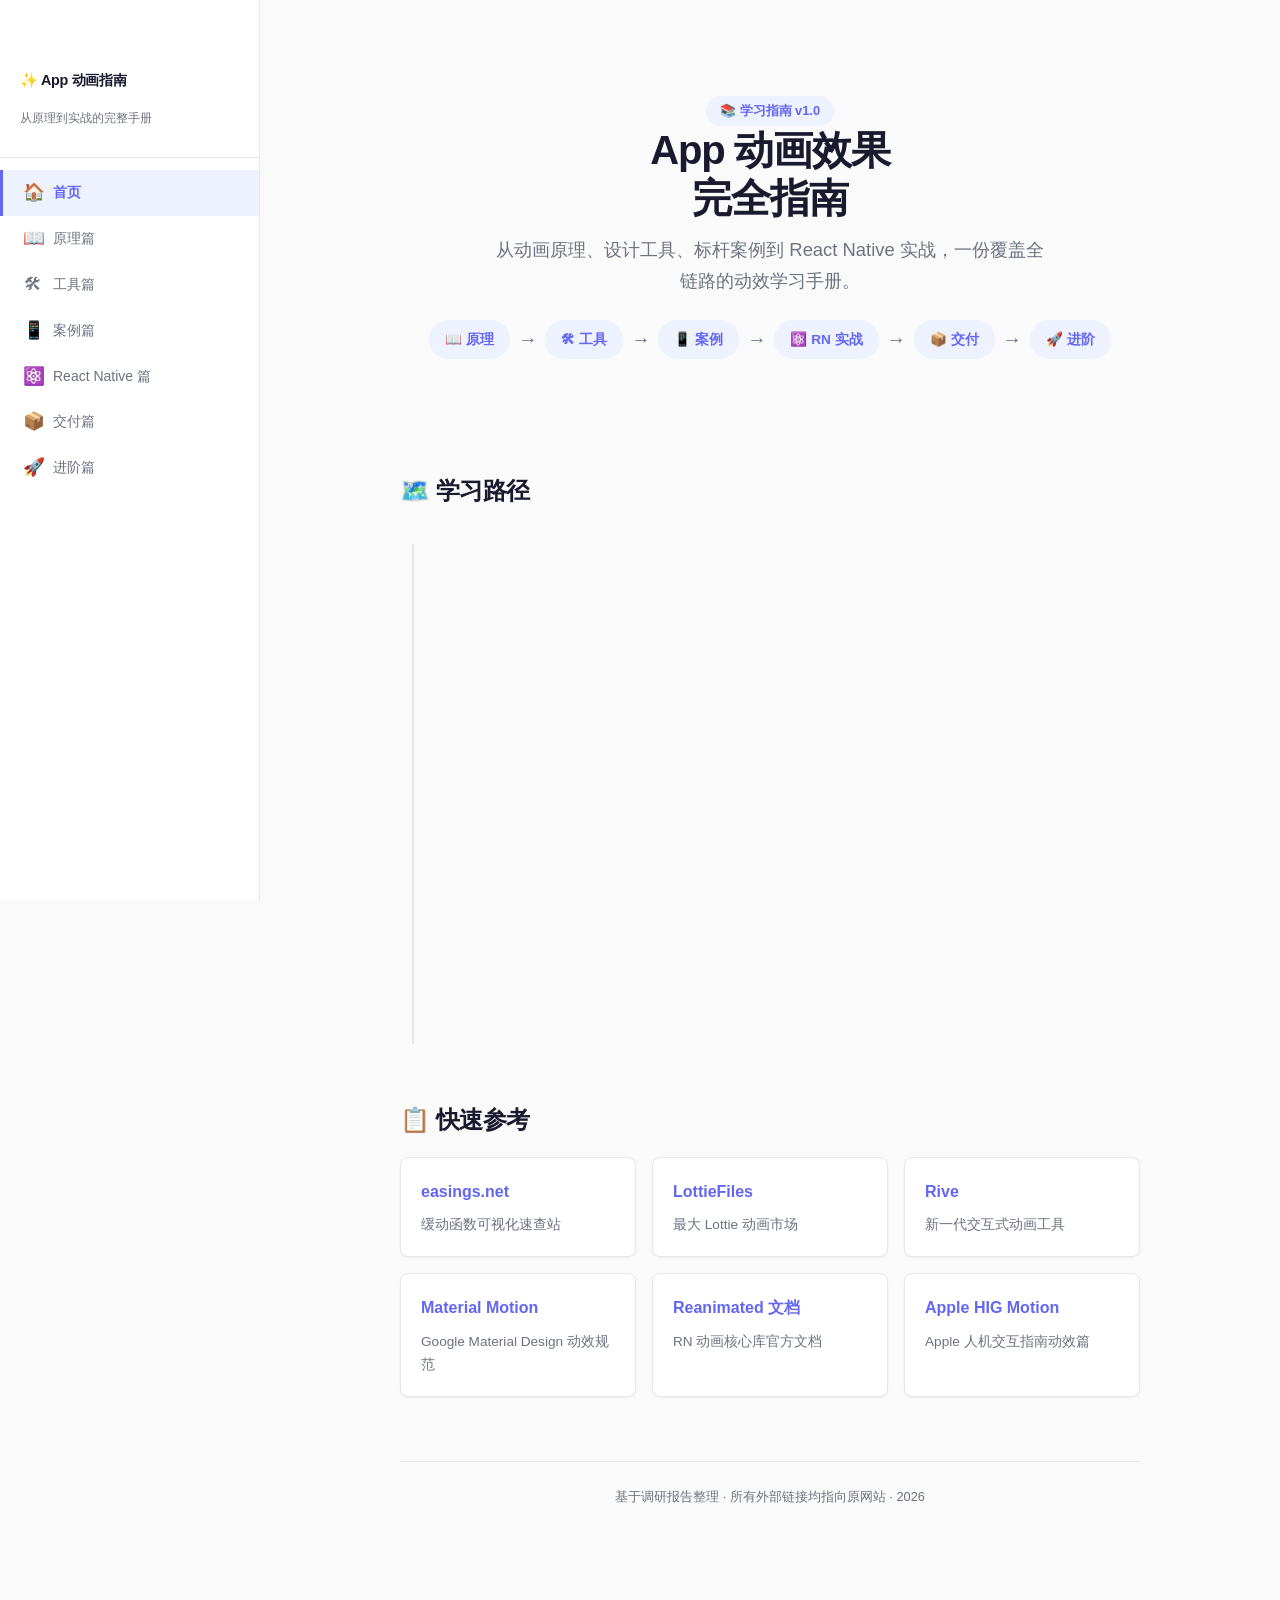
<file: index.html>
<!DOCTYPE html>
<html lang="zh-CN">
<head>
  <meta charset="UTF-8">
  <meta name="viewport" content="width=device-width, initial-scale=1.0">
  <title>App 动画效果学习指南</title>
  <link rel="stylesheet" href="style.css">
  <link rel="icon" href="data:image/svg+xml,<svg xmlns='http://www.w3.org/2000/svg' viewBox='0 0 100 100'><text y='.9em' font-size='90'>✨</text></svg>">
</head>
<body>
  <div class="overlay"></div>
  <aside class="sidebar">
    <div class="sidebar-header">
      <h2>✨ App 动画指南</h2>
      <p>从原理到实战的完整手册</p>
    </div>
    <nav class="sidebar-nav">
      <a href="index.html" class="active"><span class="icon">🏠</span> 首页</a>
      <a href="principles.html"><span class="icon">📖</span> 原理篇</a>
      <a href="tools.html"><span class="icon">🛠</span> 工具篇</a>
      <a href="cases.html"><span class="icon">📱</span> 案例篇</a>
      <a href="react-native.html"><span class="icon">⚛️</span> React Native 篇</a>
      <a href="delivery.html"><span class="icon">📦</span> 交付篇</a>
      <a href="advanced.html"><span class="icon">🚀</span> 进阶篇</a>
    </nav>
  </aside>

  <header class="mobile-header">
    <button class="menu-btn" aria-label="菜单"><svg viewBox="0 0 24 24" fill="none" stroke="currentColor" stroke-width="2"><path d="M3 12h18M3 6h18M3 18h18"/></svg></button>
    <span style="font-weight:600;font-size:.9rem;">✨ App 动画指南</span>
  </header>

  <main class="main">
    <div class="content">
      <div class="hero">
        <span class="badge">📚 学习指南 v1.0</span>
        <h1>App 动画效果<br>完全指南</h1>
        <p>从动画原理、设计工具、标杆案例到 React Native 实战，一份覆盖全链路的动效学习手册。</p>
        <div class="flow" style="justify-content:center;margin-top:24px;">
          <span class="flow-step">📖 原理</span><span class="flow-arrow">→</span>
          <span class="flow-step">🛠 工具</span><span class="flow-arrow">→</span>
          <span class="flow-step">📱 案例</span><span class="flow-arrow">→</span>
          <span class="flow-step">⚛️ RN 实战</span><span class="flow-arrow">→</span>
          <span class="flow-step">📦 交付</span><span class="flow-arrow">→</span>
          <span class="flow-step">🚀 进阶</span>
        </div>
      </div>

      <h2>🗺️ 学习路径</h2>
      <div class="path-steps">
        <a href="principles.html" class="path-step fade-on-scroll">
          <h4>📖 第一章：动画基本原理与分类体系</h4>
          <p>三大动画范式、缓动函数、迪士尼 12 原则、60fps 性能基础</p>
        </a>
        <a href="tools.html" class="path-step fade-on-scroll">
          <h4>🛠 第二章：动效设计工具与平台</h4>
          <p>AE/Lottie、Rive、Principle、Framer 对比，灵感网站推荐</p>
        </a>
        <a href="cases.html" class="path-step fade-on-scroll">
          <h4>📱 第三章：优秀 App 动效案例</h4>
          <p>Apple Music、Discord、Pinterest 标杆案例，GitHub 仓库推荐</p>
        </a>
        <a href="react-native.html" class="path-step fade-on-scroll">
          <h4>⚛️ 第五章：React Native 动效深入</h4>
          <p>Reanimated 核心、手势动画、共享元素过渡、Lottie 接入</p>
        </a>
        <a href="delivery.html" class="path-step fade-on-scroll">
          <h4>📦 第四章：动效交付流程与工程化</h4>
          <p>Motion Spec 规范、导出格式对比、各平台代码接入</p>
        </a>
        <a href="advanced.html" class="path-step fade-on-scroll">
          <h4>🚀 进阶：无障碍、Design Token、A/B 测试</h4>
          <p>prefers-reduced-motion、Motion Token 体系、Flutter 对比、触觉反馈</p>
        </a>
      </div>

      <h2>📋 快速参考</h2>
      <div class="card-grid">
        <a href="https://easings.net/" target="_blank" class="card">
          <h4>easings.net</h4>
          <p>缓动函数可视化速查站</p>
        </a>
        <a href="https://lottiefiles.com/" target="_blank" class="card">
          <h4>LottieFiles</h4>
          <p>最大 Lottie 动画市场</p>
        </a>
        <a href="https://rive.app/" target="_blank" class="card">
          <h4>Rive</h4>
          <p>新一代交互式动画工具</p>
        </a>
        <a href="https://m3.material.io/styles/motion" target="_blank" class="card">
          <h4>Material Motion</h4>
          <p>Google Material Design 动效规范</p>
        </a>
        <a href="https://docs.swmansion.com/react-native-reanimated/" target="_blank" class="card">
          <h4>Reanimated 文档</h4>
          <p>RN 动画核心库官方文档</p>
        </a>
        <a href="https://developer.apple.com/design/human-interface-guidelines/motion" target="_blank" class="card">
          <h4>Apple HIG Motion</h4>
          <p>Apple 人机交互指南动效篇</p>
        </a>
      </div>

      <footer class="footer">
        <p>基于调研报告整理 · 所有外部链接均指向原网站 · 2026</p>
      </footer>
    </div>
  </main>
  <script src="main.js"></script>
</body>
</html>
</file>
<file: style.css>
/* ===== CSS Variables & Reset ===== */
:root {
  --color-bg: #fafafa;
  --color-surface: #ffffff;
  --color-border: #e5e7eb;
  --color-text: #1a1a2e;
  --color-text-secondary: #6b7280;
  --color-primary: #6366f1;
  --color-primary-light: #818cf8;
  --color-primary-bg: #eef2ff;
  --color-accent: #f59e0b;
  --color-code-bg: #1e1e2e;
  --color-code-text: #cdd6f4;
  --sidebar-width: 260px;
  --header-height: 56px;
  --max-content: 820px;
  --radius: 8px;
  --shadow-sm: 0 1px 2px rgba(0,0,0,.05);
  --shadow-md: 0 4px 12px rgba(0,0,0,.08);
  --transition-fast: .2s cubic-bezier(.4,0,.2,1);
  --transition-normal: .3s cubic-bezier(.4,0,.2,1);
}

@media (prefers-color-scheme: dark) {
  :root {
    --color-bg: #0f0f17;
    --color-surface: #1a1a2e;
    --color-border: #2d2d44;
    --color-text: #e2e8f0;
    --color-text-secondary: #94a3b8;
    --color-primary: #818cf8;
    --color-primary-light: #a5b4fc;
    --color-primary-bg: #1e1b4b;
    --color-code-bg: #11111b;
    --color-code-text: #cdd6f4;
    --shadow-sm: 0 1px 2px rgba(0,0,0,.3);
    --shadow-md: 0 4px 12px rgba(0,0,0,.4);
  }
}

*, *::before, *::after { box-sizing: border-box; margin: 0; padding: 0; }

html { font-size: 16px; scroll-behavior: smooth; -webkit-font-smoothing: antialiased; }

body {
  font-family: -apple-system, BlinkMacSystemFont, 'Segoe UI', Roboto, 'Noto Sans SC', sans-serif;
  background: var(--color-bg);
  color: var(--color-text);
  line-height: 1.7;
}

a { color: var(--color-primary); text-decoration: none; transition: color var(--transition-fast); }
a:hover { color: var(--color-primary-light); }

/* ===== Layout ===== */
.sidebar {
  position: fixed; top: 0; left: 0; bottom: 0;
  width: var(--sidebar-width);
  background: var(--color-surface);
  border-right: 1px solid var(--color-border);
  overflow-y: auto; z-index: 100;
  transition: transform var(--transition-normal);
  display: flex; flex-direction: column;
}

.sidebar-header {
  padding: 20px 20px 12px;
  border-bottom: 1px solid var(--color-border);
}

.sidebar-header h2 {
  font-size: .9rem; font-weight: 700; letter-spacing: -.02em;
  color: var(--color-text);
}

.sidebar-header p { font-size: .75rem; color: var(--color-text-secondary); margin-top: 2px; }

.sidebar-nav { flex: 1; padding: 12px 0; }

.sidebar-nav a {
  display: flex; align-items: center; gap: 10px;
  padding: 8px 20px; font-size: .875rem; color: var(--color-text-secondary);
  border-left: 3px solid transparent;
  transition: all var(--transition-fast);
}

.sidebar-nav a:hover { color: var(--color-text); background: var(--color-primary-bg); }
.sidebar-nav a.active {
  color: var(--color-primary); font-weight: 600;
  border-left-color: var(--color-primary); background: var(--color-primary-bg);
}

.sidebar-nav a .icon { font-size: 1.1rem; width: 20px; text-align: center; }

.main {
  margin-left: var(--sidebar-width);
  min-height: 100vh;
  display: flex; justify-content: center;
}

.content {
  width: 100%; max-width: var(--max-content);
  padding: 48px 40px 80px;
}

/* ===== Mobile Header ===== */
.mobile-header {
  display: none;
  position: fixed; top: 0; left: 0; right: 0;
  height: var(--header-height);
  background: var(--color-surface);
  border-bottom: 1px solid var(--color-border);
  z-index: 90;
  align-items: center; padding: 0 16px; gap: 12px;
}

.menu-btn {
  width: 36px; height: 36px; border: none; background: none;
  cursor: pointer; display: flex; align-items: center; justify-content: center;
  border-radius: var(--radius); transition: background var(--transition-fast);
}
.menu-btn:hover { background: var(--color-primary-bg); }
.menu-btn svg { width: 20px; height: 20px; color: var(--color-text); }

.overlay {
  display: none; position: fixed; inset: 0;
  background: rgba(0,0,0,.4); z-index: 99;
  opacity: 0; transition: opacity var(--transition-normal);
}
.overlay.show { display: block; opacity: 1; }

/* ===== Typography ===== */
h1 { font-size: 2rem; font-weight: 800; letter-spacing: -.03em; margin-bottom: 8px; line-height: 1.2; }
h2 { font-size: 1.5rem; font-weight: 700; margin-top: 48px; margin-bottom: 16px; letter-spacing: -.02em; }
h3 { font-size: 1.15rem; font-weight: 600; margin-top: 32px; margin-bottom: 12px; }
h4 { font-size: 1rem; font-weight: 600; margin-top: 24px; margin-bottom: 8px; }

.page-desc { color: var(--color-text-secondary); font-size: 1.05rem; margin-bottom: 32px; }

p { margin-bottom: 16px; }

/* ===== Tables ===== */
.table-wrap { overflow-x: auto; margin: 16px 0 24px; border-radius: var(--radius); box-shadow: var(--shadow-sm); }

table {
  width: 100%; border-collapse: collapse;
  background: var(--color-surface);
  font-size: .875rem;
}

th { background: var(--color-primary-bg); font-weight: 600; text-align: left; }
th, td { padding: 10px 14px; border: 1px solid var(--color-border); white-space: nowrap; }
td { vertical-align: top; white-space: normal; }

/* ===== Code ===== */
pre {
  background: var(--color-code-bg); color: var(--color-code-text);
  border-radius: var(--radius); padding: 16px 20px;
  overflow-x: auto; margin: 16px 0 24px;
  font-size: .8125rem; line-height: 1.6;
  position: relative;
  box-shadow: var(--shadow-sm);
}

code {
  font-family: 'JetBrains Mono', 'Fira Code', 'SF Mono', Consolas, monospace;
  font-size: .875em;
}

:not(pre) > code {
  background: var(--color-primary-bg); color: var(--color-primary);
  padding: 2px 6px; border-radius: 4px;
}

.copy-btn {
  position: absolute; top: 8px; right: 8px;
  background: rgba(255,255,255,.1); border: 1px solid rgba(255,255,255,.15);
  color: #a6adc8; font-size: .75rem; padding: 4px 10px;
  border-radius: 4px; cursor: pointer;
  transition: all var(--transition-fast);
}
.copy-btn:hover { background: rgba(255,255,255,.2); color: #fff; }

/* ===== Blockquotes / Tips ===== */
blockquote, .tip, .warning {
  border-left: 4px solid var(--color-primary);
  background: var(--color-primary-bg);
  padding: 14px 18px; margin: 16px 0 24px;
  border-radius: 0 var(--radius) var(--radius) 0;
  font-size: .9rem;
}

.warning { border-left-color: var(--color-accent); background: #fffbeb; }
@media (prefers-color-scheme: dark) { .warning { background: #292524; } }

blockquote p:last-child, .tip p:last-child, .warning p:last-child { margin-bottom: 0; }

/* ===== Cards ===== */
.card-grid {
  display: grid; grid-template-columns: repeat(auto-fill, minmax(220px, 1fr));
  gap: 16px; margin: 16px 0 24px;
}

.card {
  background: var(--color-surface); border: 1px solid var(--color-border);
  border-radius: var(--radius); padding: 20px;
  transition: all var(--transition-normal);
  box-shadow: var(--shadow-sm);
}
.card:hover { box-shadow: var(--shadow-md); transform: translateY(-2px); }
.card h4 { margin-top: 0; }
.card p { font-size: .85rem; color: var(--color-text-secondary); margin-bottom: 0; }

/* ===== Hero ===== */
.hero {
  text-align: center; padding: 48px 0 40px;
  animation: fadeInUp .6s ease-out;
}

.hero h1 { font-size: 2.5rem; margin-bottom: 12px; }
.hero p { font-size: 1.15rem; color: var(--color-text-secondary); max-width: 560px; margin: 0 auto 24px; }

.badge {
  display: inline-block; background: var(--color-primary-bg); color: var(--color-primary);
  padding: 4px 14px; border-radius: 20px; font-size: .8rem; font-weight: 600;
}

/* ===== Chapter intro ===== */
.chapter-intro {
  animation: fadeInUp .5s ease-out;
}

/* ===== Learning Path ===== */
.path-steps { margin: 24px 0; position: relative; padding-left: 32px; }
.path-steps::before {
  content: ''; position: absolute; left: 12px; top: 8px; bottom: 8px;
  width: 2px; background: var(--color-border);
}

.path-step {
  position: relative; margin-bottom: 20px;
  padding: 16px 20px; background: var(--color-surface);
  border: 1px solid var(--color-border); border-radius: var(--radius);
  box-shadow: var(--shadow-sm);
  transition: all var(--transition-normal);
}
.path-step:hover { box-shadow: var(--shadow-md); transform: translateX(4px); }

.path-step::before {
  content: ''; position: absolute; left: -26px; top: 20px;
  width: 12px; height: 12px; border-radius: 50%;
  background: var(--color-primary); border: 2px solid var(--color-bg);
}

.path-step h4 { margin-top: 0; margin-bottom: 4px; }
.path-step p { font-size: .85rem; color: var(--color-text-secondary); margin: 0; }

/* ===== Flow Diagram ===== */
.flow {
  display: flex; flex-wrap: wrap; align-items: center; gap: 8px;
  margin: 16px 0 24px; font-size: .85rem;
}
.flow-step {
  background: var(--color-primary-bg); color: var(--color-primary);
  padding: 8px 16px; border-radius: 20px; font-weight: 600;
}
.flow-arrow { color: var(--color-text-secondary); font-size: 1.2rem; }

/* ===== Footer ===== */
.footer {
  margin-top: 64px; padding-top: 24px;
  border-top: 1px solid var(--color-border);
  font-size: .8rem; color: var(--color-text-secondary);
  text-align: center;
}

/* ===== Animations ===== */
@keyframes fadeInUp {
  from { opacity: 0; transform: translateY(20px); }
  to { opacity: 1; transform: translateY(0); }
}

.fade-in { animation: fadeInUp .5s ease-out both; }
.fade-in-d1 { animation-delay: .1s; }
.fade-in-d2 { animation-delay: .2s; }
.fade-in-d3 { animation-delay: .3s; }

/* ===== Responsive ===== */
@media (max-width: 900px) {
  .sidebar { transform: translateX(-100%); }
  .sidebar.open { transform: translateX(0); }
  .mobile-header { display: flex; }
  .main { margin-left: 0; padding-top: var(--header-height); }
  .content { padding: 24px 20px 60px; }
  h1 { font-size: 1.6rem; }
  .hero h1 { font-size: 1.8rem; }
  .card-grid { grid-template-columns: 1fr; }
}

@media (prefers-reduced-motion: reduce) {
  *, *::before, *::after {
    animation-duration: 0.01ms !important;
    transition-duration: 0.01ms !important;
  }
}

/* Scrollbar */
.sidebar::-webkit-scrollbar { width: 4px; }
.sidebar::-webkit-scrollbar-thumb { background: var(--color-border); border-radius: 2px; }

/* syntax highlighting overrides */
pre code { font-size: .8125rem; }
</file>
